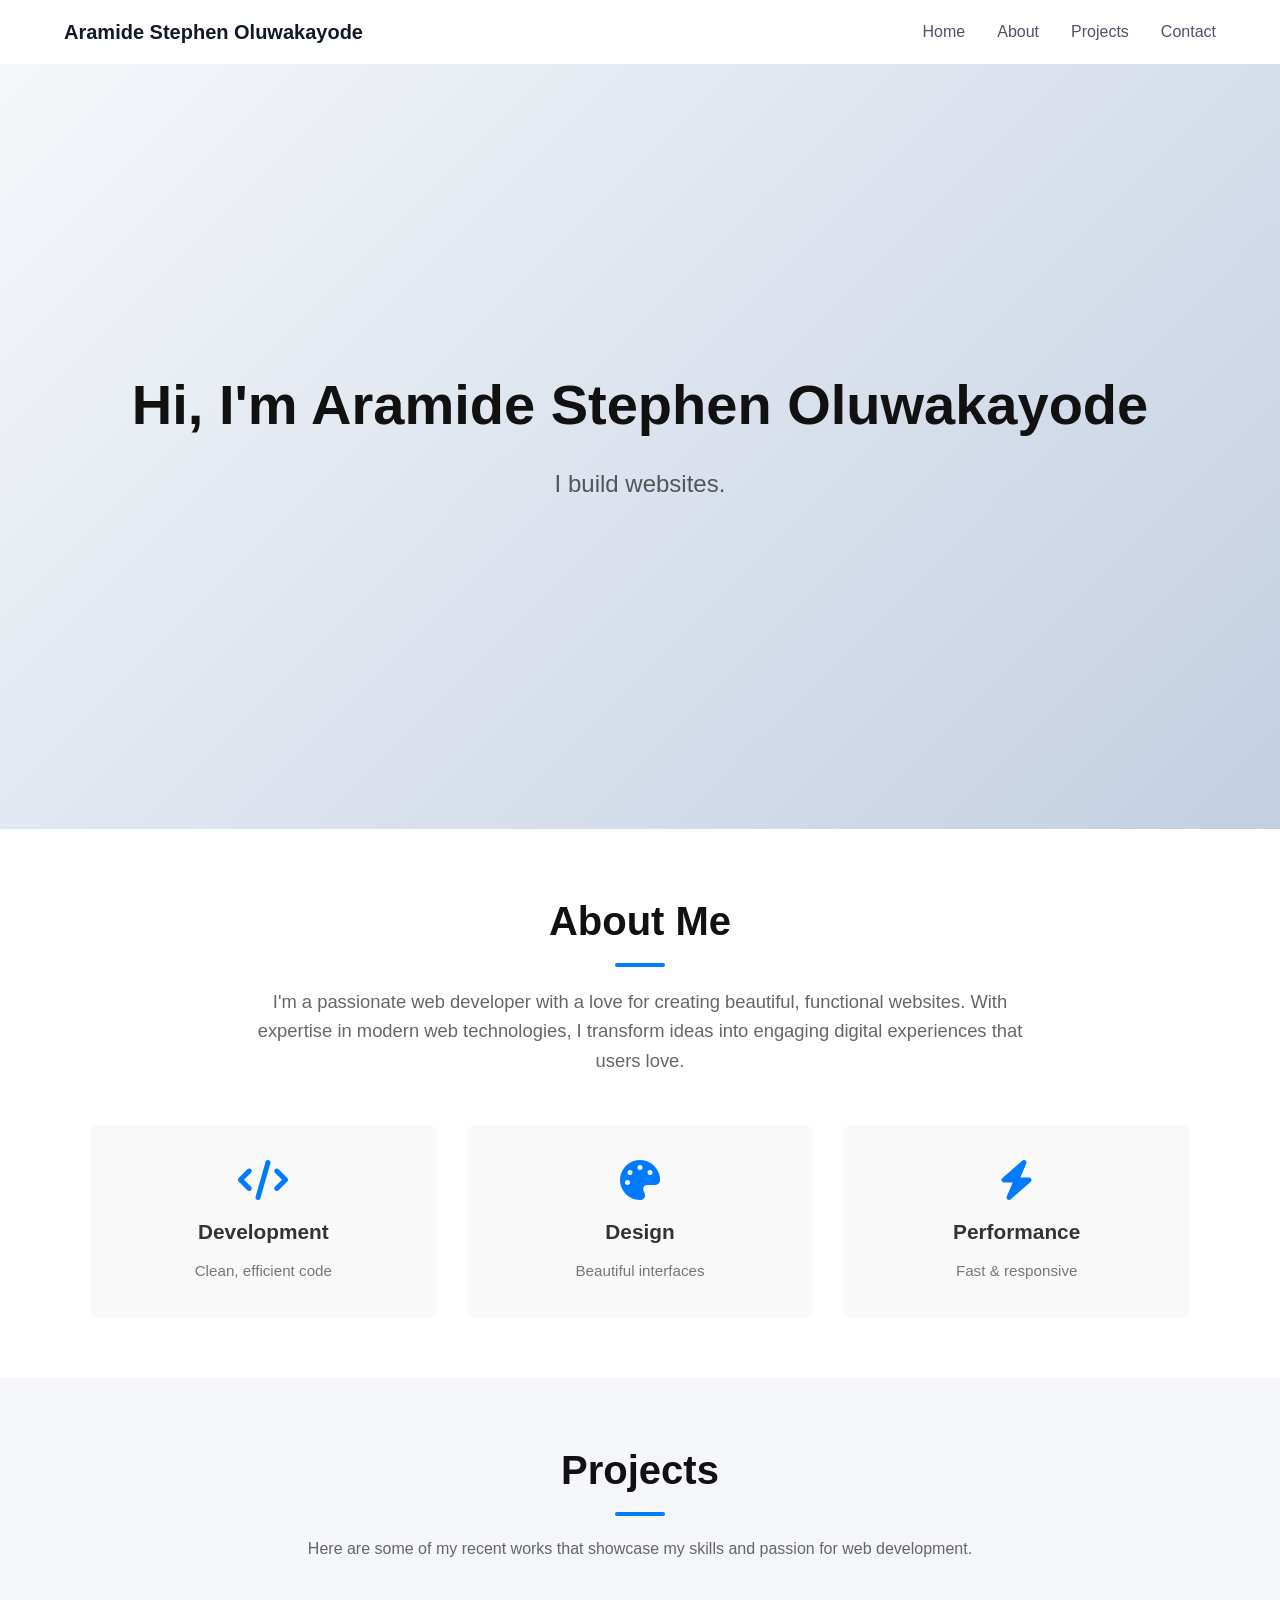
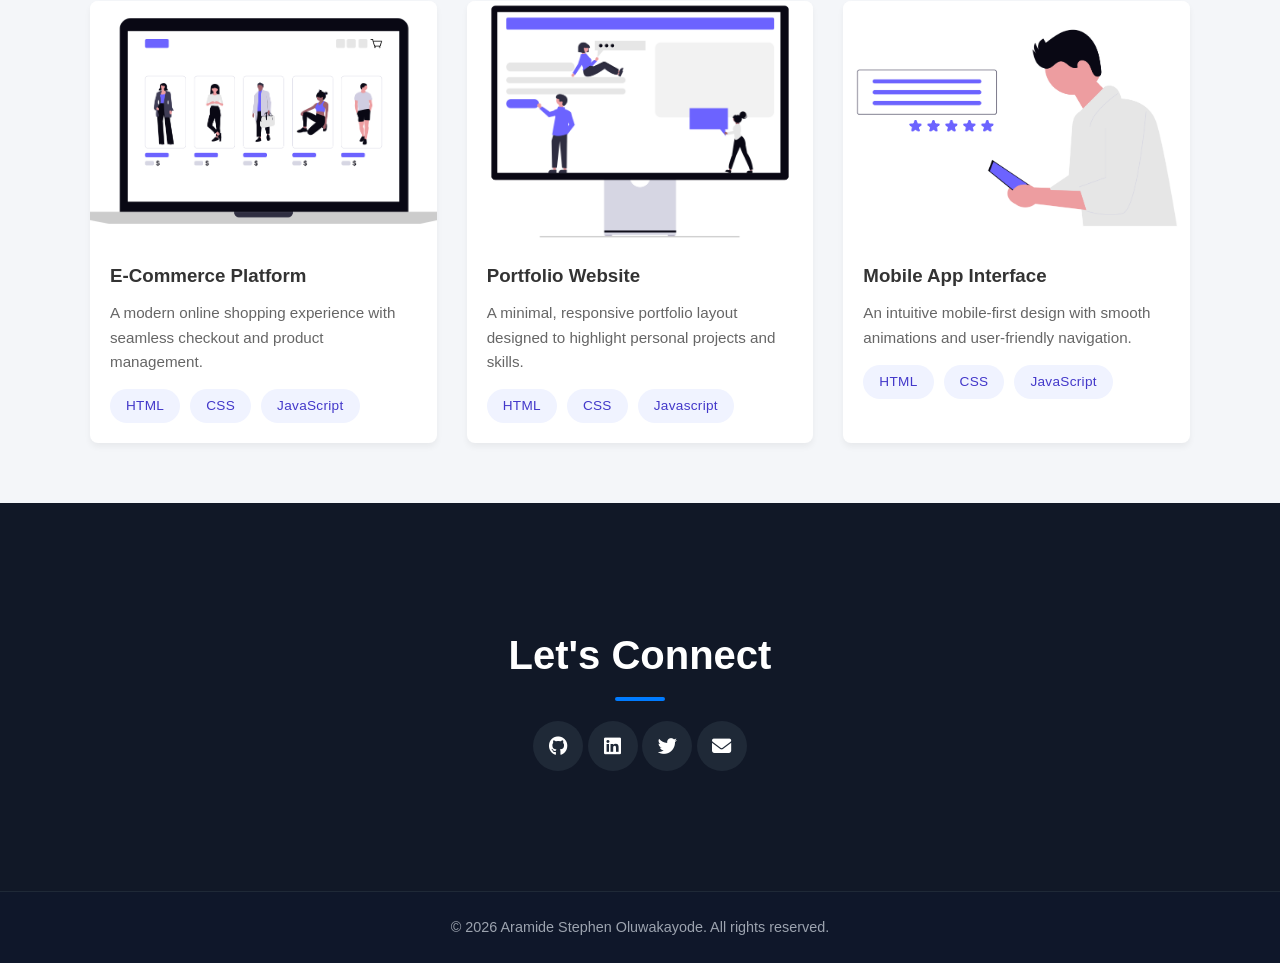
<file: index.html>
<!DOCTYPE >
<html lang="en">
<head>
    <meta charset="UTF-8">
    <meta name="viewport" content="width=device-width, initial-scale=1.0">
    <title>Aramide Stephen Oluwakayode | Web Developer Portfolio</title>

    <link rel="stylesheet" href="https://cdnjs.cloudflare.com/ajax/libs/font-awesome/6.4.0/css/all.min.css">

    <link rel="stylesheet" href="index.css">
</head>
<body>

    <header class="navbar">
    <div class="logo">Aramide Stephen Oluwakayode</div>
    
    <input type="checkbox" id="menu-toggle" class="menu-toggle">
    
    <label for="menu-toggle" class="hamburger-label">
        <span></span>
        <span></span>
        <span></span>
    </label>

    <nav>
        <ul class="nav-links">
            <li><a href="#home">Home</a></li>
            <li><a href="#about">About</a></li>
            <li><a href="#projects">Projects</a></li>
            <li><a href="#contact">Contact</a></li>
        </ul>
    </nav>
</header>

    <section id="home" class="hero-section">
        <div class="hero-content">
            <h1>Hi, I'm Aramide Stephen Oluwakayode</h1>
            <p>I build websites.</p>
        </div>
    </section>

    <section id="about" class="about-section">
        <div class="container">
            <h2>About Me</h2>
            <p class="about-lead">
                I'm a passionate web developer with a love for creating beautiful, 
                functional websites. With expertise in modern web technologies, 
                I transform ideas into engaging digital experiences that users love.
            </p>
            
            <div class="features-grid">
                <div class="feature-card">
                    <div class="icon-wrapper">
                        <i class="fa-solid fa-code"></i>
                    </div>
                    <h3>Development</h3>
                    <p>Clean, efficient code</p>
                </div>
                
                <div class="feature-card">
                    <div class="icon-wrapper">
                        <i class="fa-solid fa-palette"></i>
                    </div>
                    <h3>Design</h3>
                    <p>Beautiful interfaces</p>
                </div>
                
                <div class="feature-card">
                    <div class="icon-wrapper">
                        <i class="fa-solid fa-bolt"></i>
                    </div>
                    <h3>Performance</h3>
                    <p>Fast & responsive</p>
                </div>
            </div>
        </div>
    </section>

    <section id="projects" class="projects-section">
        <div class="container">
            <h2>Projects</h2>
            <p class="section-subtitle">Here are some of my recent works that showcase my skills and passion for web development.</p>
            
            
        <div class="projects-grid">
            <div class="project-card">
                <div class="project-img-container">
                    <img src="assets/ecommerce-thumb.png" alt="E-Commerce Platform" class="project-img">
                </div>
                <div class="project-info">
                    <h3>E-Commerce Platform</h3>
                    <p>A modern online shopping experience with seamless checkout and product management.</p>
                    
                    <div class="badge-container">
                        <span class="badge">HTML</span>
                        <span class="badge">CSS</span>
                        <span class="badge">JavaScript</span>
                    </div>
                </div>
            </div>

            <div class="project-card">
                <div class="project-img-container">
                    <img src="assets/portfolio-thumb.png" alt="Portfolio Website Design" class="project-img">
                </div>
                <div class="project-info">
                    <h3>Portfolio Website</h3>
                    <p>A minimal, responsive portfolio layout designed to highlight personal projects and skills.</p>
                    
                    <div class="badge-container">
                        <span class="badge">HTML</span>
                        <span class="badge">CSS</span>
                        <span class="badge">Javascript</span>
                    </div>
                </div>
            </div>
            <div class="project-card">
                <div class="project-img-container">
                    <img src="assets/mobile-app.png" alt="E-Commerce Platform" class="project-img">
                </div>
                <div class="project-info">
                    <h3>Mobile App Interface</h3>
                    <p>An intuitive mobile-first design with smooth animations and user-friendly navigation.</p>
                    
                    <div class="badge-container">
                        <span class="badge">HTML</span>
                        <span class="badge">CSS</span>
                        <span class="badge">JavaScript</span>
                    </div>
                </div>
            
        </div>
    </div>
</section>

    <section id="contact" class="contact-section">
        <div class="container">
            <h2>Let's Connect</h2>  

<div class="social-links">
    <a href="https://github.com/occupit" target="_blank" aria-label="GitHub">
        <i class="fa-brands fa-github"></i>
    </a> 

    <a href="https://linkedin.com/in/your-username" target="_blank" aria-label="LinkedIn">
        <i class="fa-brands fa-linkedin"></i>
    </a> 

    <a href="https://x.com/your-username" target="_blank" aria-label="Twitter">
        <i class="fa-brands fa-twitter"></i>
    </a> 

    <a href="stephenkay082@gmail.com" aria-label="Email">
        <i class="fa-solid fa-envelope"></i>
    </a> 

        </div>
    </section>

    <footer>
        <p>&copy; 2026 Aramide Stephen Oluwakayode. All rights reserved.</p>
    </footer>

</body>
</html>
</file>
<file: index.css>
/* --- Global Styles & Reset --- */
* {
    margin: 0;
    padding: 0;
    box-sizing: border-box;
}

html {
    scroll-behavior: smooth;
    font-family: 'Segoe UI', Tahoma, Geneva, Verdana, sans-serif;
    color: #333;
    background-color: #fcfcfc;
}

body {
    line-height: 1.6;
}

.container {
    width: 90%;
    max-width: 1100px;
    margin: 0 auto;
    padding: 60px 0;
}

h2 {
    font-size: 2.5rem;
    text-align: center;
    margin-bottom: 20px;
    color: #111;
    position: relative;
}

h2::after {
    content: '';
    display: block;
    width: 50px;
    height: 4px;
    background-color: #007bff;
    margin: 10px auto 0 auto;
    border-radius: 2px;
}

/* ==========================================================================
   1. GLOBAL RE-SET & BASE STYLES (Shared across all screen sizes)
   ========================================================================== */
.navbar {
    background-color: #ffffff;
    position: sticky;
    top: 0;
    z-index: 9999;
    width: 100%;
    box-sizing: border-box;
    display: flex;
    align-items: center;
    justify-content: space-between; /* Pushes logo left, navigation items right */
    padding: 16px 5%;
}

.navbar .logo {
    font-weight: 700;
    font-size: 1.25rem;
    color: #111827;
    white-space: nowrap; /* Prevents your name from ever wrapping awkwardly */
}

/* Hide the technical tracking checkbox completely on all devices */
.menu-toggle {
    display: none !important;
    visibility: hidden !important;
}

/* Clear default bullet formatting and lists padding */
.nav-links {
    list-style: none !important;
    margin: 0;
    padding: 0;
}

.nav-links a {
    text-decoration: none;
    font-weight: 500;
}


/* ==========================================================================
   2. MOBILE-ONLY VIEWPORT STYLES (For screen widths 768px or smaller)
   ========================================================================== */
@media (max-width: 768px) {
    /* Explicitly force row layout so elements don't stack vertically */
    .navbar {
        flex-direction: row !important;
        justify-content: space-between !important;
    }

    /* Structures the hamburger action container on the far right */
    .hamburger-label {
        display: flex !important;
        flex-direction: column;
        justify-content: center;
        gap: 5px;
        width: 30px;
        height: 30px;
        cursor: pointer;
        z-index: 10001; /* Stays stacked safely above the menu sheet drawer */
    }

    /* Draws the three horizontal lines */
    .hamburger-label span {
        display: block;
        width: 24px;
        height: 3px;
        background-color: #1f2937;
        border-radius: 2px;
        transition: transform 0.3s ease, opacity 0.3s ease;
    }

    /* Collapsible vertical panel sheet drawer layout */
    .navbar nav {
        position: absolute;
        top: 100%;
        left: 0;
        width: 100%;
        background-color: #ffffff;
        max-height: 0; /* Kept hidden until checked */
        overflow: hidden;
        transition: max-height 0.3s ease-in-out;
        z-index: 10000;
        box-shadow: 0 10px 15px -3px rgba(0, 0, 0, 0.1);
    }

    /* Adjusts the vertical dropdown link alignments */
    .nav-links {
        display: flex !important;
        flex-direction: column !important;
        align-items: center;
        padding: 24px 0;
        gap: 20px;
    }

    .nav-links a {
        color: #1f2937;
        font-size: 1.1rem;
    }

    /* Slides dropdown panel open when checkbox is active */
    .menu-toggle:checked ~ nav {
        max-height: 280px; 
    }

    /* Smoothly morphs the 3 bars into an explicit closing 'X' */
    .menu-toggle:checked ~ .hamburger-label span:nth-child(2) {
        opacity: 0;
    }
    .menu-toggle:checked ~ .hamburger-label span:nth-child(1) {
        transform: translateY(8px) rotate(45deg);
    }
    .menu-toggle:checked ~ .hamburger-label span:nth-child(3) {
        transform: translateY(-8px) rotate(-45deg);
    }
}


/* ==========================================================================
   3. DESKTOP-ONLY VIEWPORT STYLES (For screens 769px or wider)
   ========================================================================== */
@media (min-width: 769px) {
    /* Completely vaporizes the mobile hamburger elements from large screens */
    .hamburger-label {
        display: none !important;
    }

    /* Reverts the navigation wrapper block container to a normal inline box layout */
    .navbar nav {
        position: static !important;
        width: auto !important;
        max-height: none !important;
        overflow: visible !important;
        background-color: transparent !important;
        box-shadow: none !important;
        display: block !important;
    }

    /* Arranges the text links horizontally side-by-side */
    .nav-links {
        display: flex !important;
        flex-direction: row !important;
        gap: 32px !important;
    }

    .nav-links a {
        color: #4b5563; /* Sleek desktop grey text links */
        font-size: 1rem;
        transition: color 0.2s ease;
    }

    .nav-links a:hover {
        color: #4338ca; /* Indigo theme pop on hover accent actions */
    }
}
/* --- Hero Section --- */
.hero-section {
    height: 85vh;
    display: flex;
    justify-content: center;
    align-items: center;
    background: linear-gradient(135deg, #f5f7fa 0%, #c3cfe2 100%);
    text-align: center;
    padding: 0 20px;
}

.hero-content h1 {
    font-size: 3.5rem;
    margin-bottom: 15px;
    color: #111;
}

.hero-content p {
    font-size: 1.5rem;
    color: #555;
    margin-bottom: 30px;
}

.btn {
    display: inline-block;
    padding: 12px 30px;
    background-color: #111;
    color: #fff;
    text-decoration: none;
    border-radius: 25px;
    font-weight: 500;
    transition: background-color 0.3s ease, transform 0.2s ease;
}

.btn:hover {
    background-color: #007bff;
    transform: translateY(-2px);
}

/* --- About Me Section --- */
.about-section {
    background-color: #ffffff;
    text-align: center;
}

.about-lead {
    max-width: 800px;
    margin: 0 auto 50px auto;
    font-size: 1.15rem;
    color: #666;
}

.features-grid {
    display: grid;
    grid-template-columns: repeat(auto-fit, minmax(250px, 1fr));
    gap: 30px;
    margin-top: 20px;
}

.feature-card {
    background-color: #f9f9f9;
    padding: 35px 20px;
    border-radius: 8px;
    transition: transform 0.3s ease, box-shadow 0.3s ease;
}

.feature-card:hover {
    transform: translateY(-5px);
    box-shadow: 0 10px 20px rgba(0,0,0,0.05);
}

.icon-wrapper {
    font-size: 2.5rem;
    color: #007bff;
    margin-bottom: 15px;
}

.feature-card h3 {
    margin-bottom: 10px;
    font-size: 1.3rem;
}

.feature-card p {
    color: #777;
    font-size: 0.95rem;
}

/* --- Projects Section --- */
.projects-section {
    background-color: #f4f6f9;
}

.section-subtitle {
    text-align: center;
    color: #666;
    margin-bottom: 40px;
}

.projects-grid {
    display: grid;
    grid-template-columns: repeat(auto-fit, minmax(320px, 1fr));
    gap: 30px;
}

.project-card {
    background-color: #ffffff;
    border-radius: 8px;
    overflow: hidden;
    box-shadow: 0 4px 6px rgba(0,0,0,0.05);
}



.project-info {
    padding: 20px;
}

.project-info h3 {
    margin-bottom: 10px;
}


.project-img-container {
    background-color: #eff3fe; 
    height: 240px;             
    width: 100%;               
    display: flex;
    justify-content: center;
    align-items: center;
    overflow: hidden;
    padding: 0; 
             
}


.project-img {
    width: 100%;
    height: 100%;
    object-fit: cover;         
    object-position: center;   
    transition: transform 0.3s ease;
}


.project-card:hover .project-img {
    transform: scale(1.05);
}

.project-card:hover .project-img {
    transform: scale(1.05);
}

.project-info p {
    color: #666;
    font-size: 0.95rem;
    margin-bottom: 5px; /* Shrunk slightly to leave clean room for the badges */
}

/* Badge Layout Container */
.badge-container {
    display: flex;
    flex-wrap: wrap;
    gap: 8px;          
    margin-top: 15px;   
}

/* Individual Pill Badge */
.badge {
    background-color: #f0f3ff; 
    color: #4338ca;            
    font-size: 0.8rem;
    font-weight: 500;
    padding: 4px 14px;         
    border-radius: 20px;       
    display: inline-block;
    letter-spacing: 0.3px;
}

.badge-container {
    display: flex;
    flex-wrap: wrap;
    gap: 10px;          
    margin-top: 15px;   
}

.badge {
    background-color: #f0f3ff; 
    color: #4338ca;          
    font-size: 0.85rem;
    font-weight: 500;
    padding: 6px 16px;         
    border-radius: 20px;       
    display: inline-block;
    letter-spacing: 0.3px;
}
.project-link {
    text-decoration: none;
    color: #007bff;
    font-weight: 600;
}

.project-link:hover {
    text-decoration: underline;
}


 .contact-section {
    background-color: #111827;
    color: #ffffff;            
    text-align: center; 
    padding: 60px 20px;
} 



 /*.contact-section {
    background-color: #111827; 
    color: #ffffff;      Forces "Let's Connect" and body text to turn white */
    /* text-align: center;
    padding: 60px 20px;
} */

/* Ensure the heading stands out clearly */
.contact-section h2 {
    color: #ffffff !important;
}

/* Base style for the circular social icon links */
.social-links a {
    display: inline-flex;
    justify-content: center;
    align-items: center;
    width: 50px;
    height: 50px;
    border-radius: 50%;
    background-color: #1f2937; 
    color: #ffffff !important;  /* Forces the actual Font Awesome icons to turn white */
    font-size: 1.2rem;
    text-decoration: none;
    transition: background-color 0.3s ease, transform 0.2s ease;
}

/* Make sure the nested icon tag inherits the white color explicitly */
.social-links a i {
    color: #ffffff !important;
}

/* Subtle hover effect */
.social-links a:hover {
    background-color: #374151; 
    transform: translateY(-3px);
}
footer {
    background-color: #0f172a; /* Deep dark slate color that sits perfectly below the contact section */
    color: #9ca3af;            /* Clean, soft gray color for the copyright text */
    text-align: center;
    padding: 24px 20px;        /* Adds comfortable breathing room top and bottom */
    font-size: 0.9rem;
    border-top: 1px solid #1f2937; /* Optional: adds a very subtle divider line between contact and footer */
}



/* --- Responsive Adjustments --- */
@media (max-width: 768px) {
    .navbar {
        flex-direction: column;
        gap: 15px;
    }
    
    .nav-links li {
        margin: 0 12px;
    }

    .hero-content h1 {
        font-size: 2.5rem;
    }
    
    .hero-content p {
        font-size: 1.2rem;
    }
}
</file>
